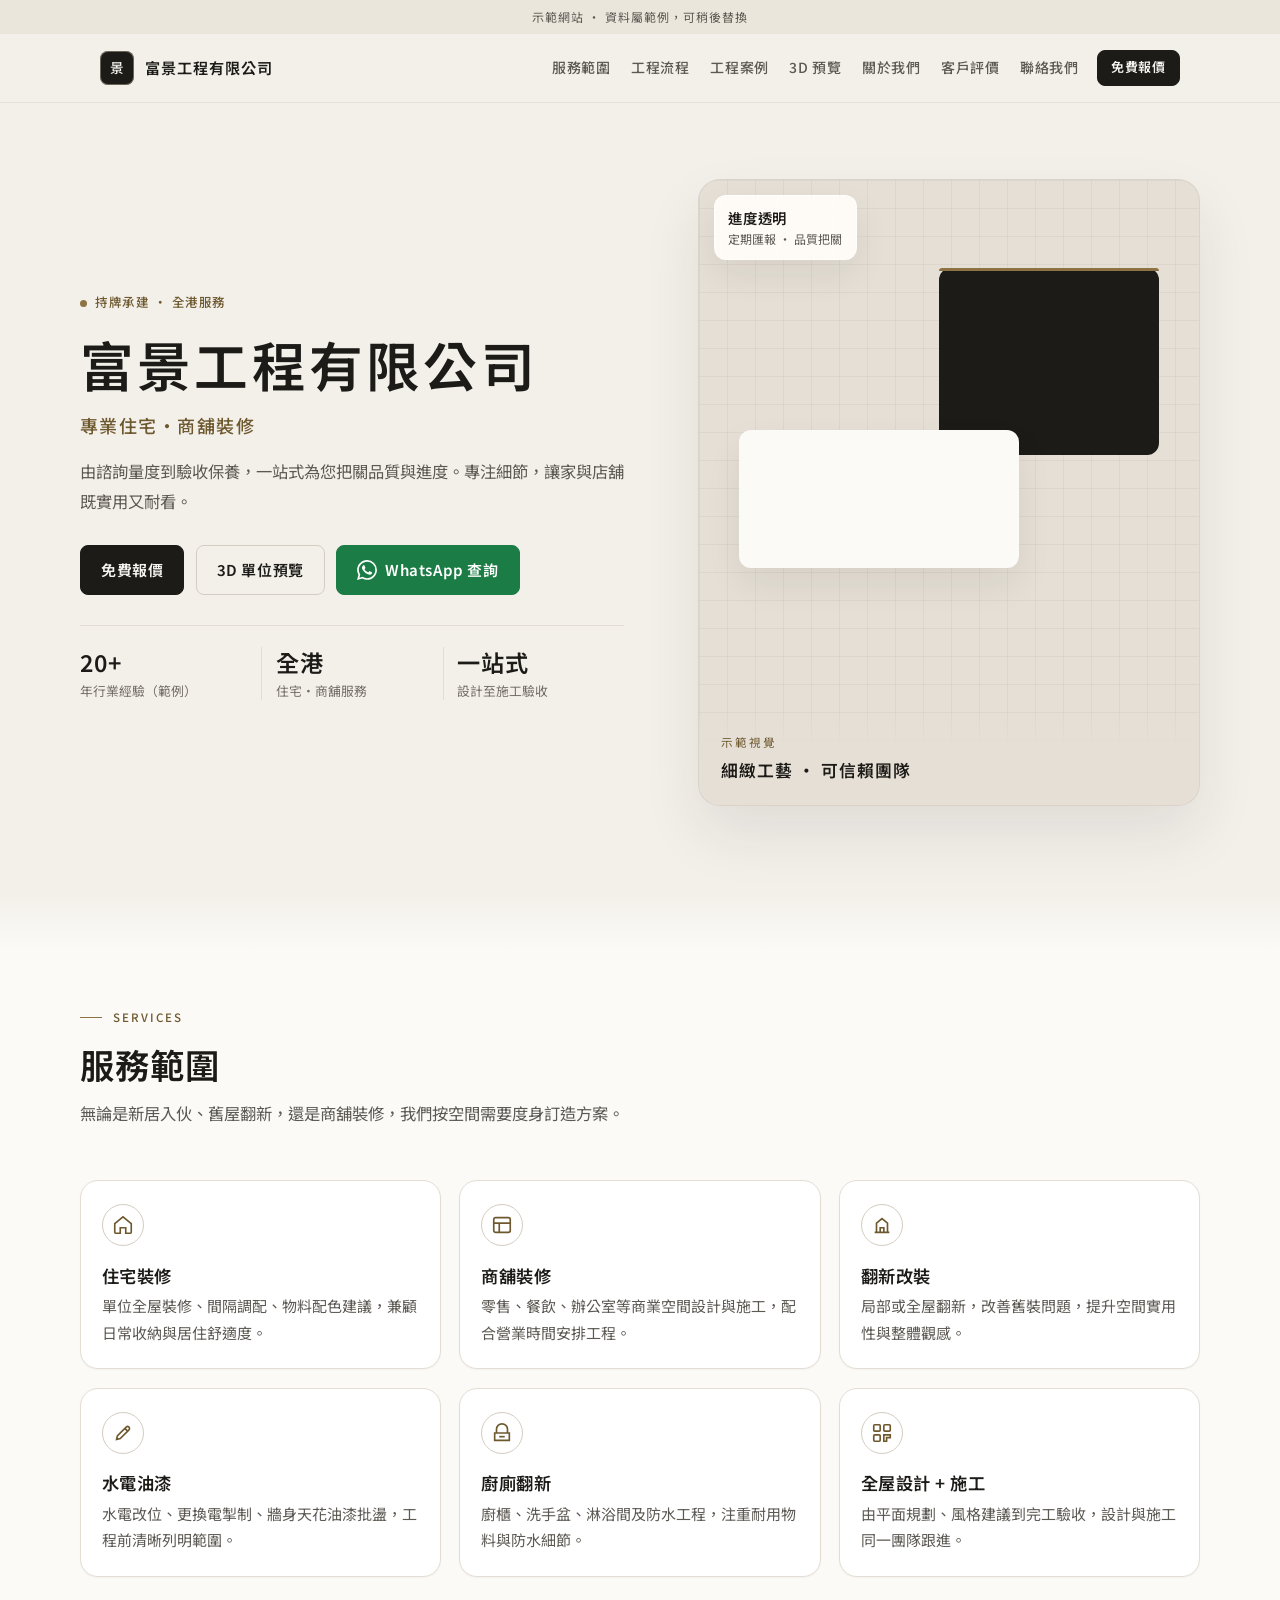
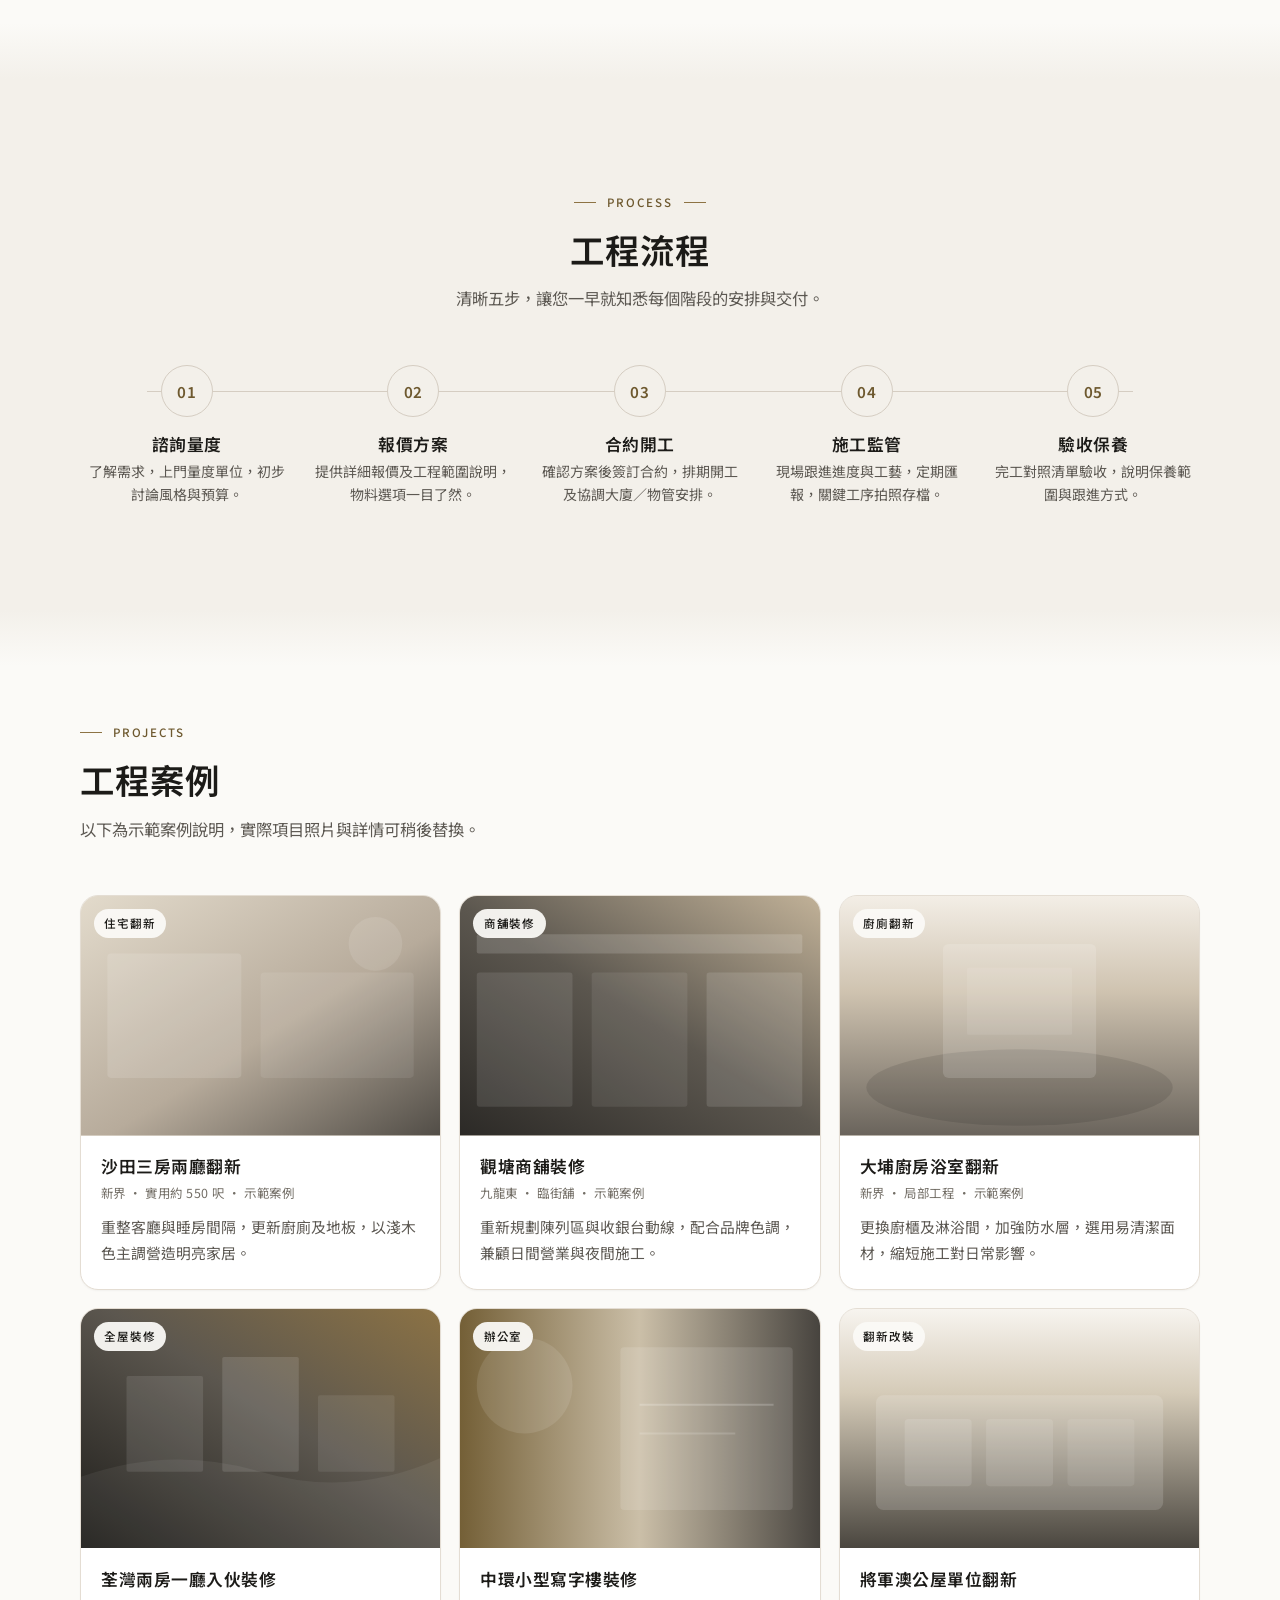
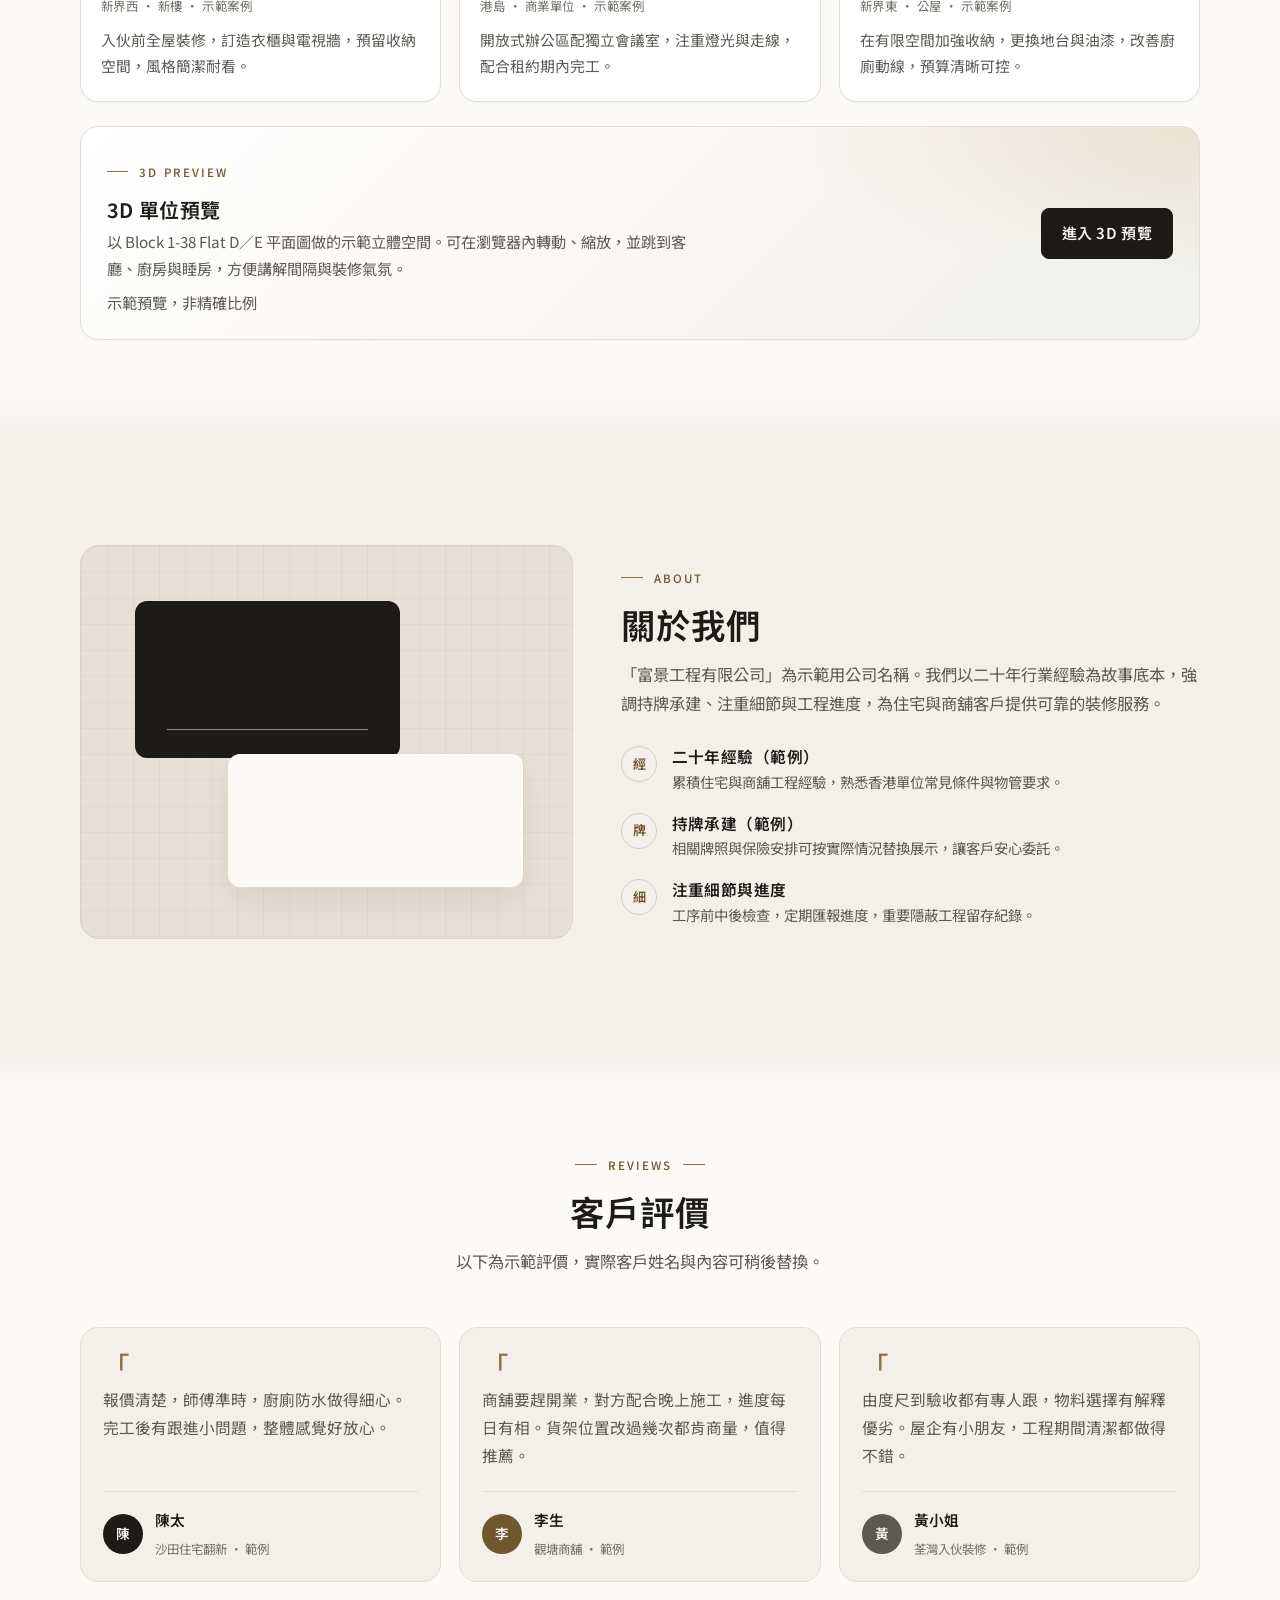
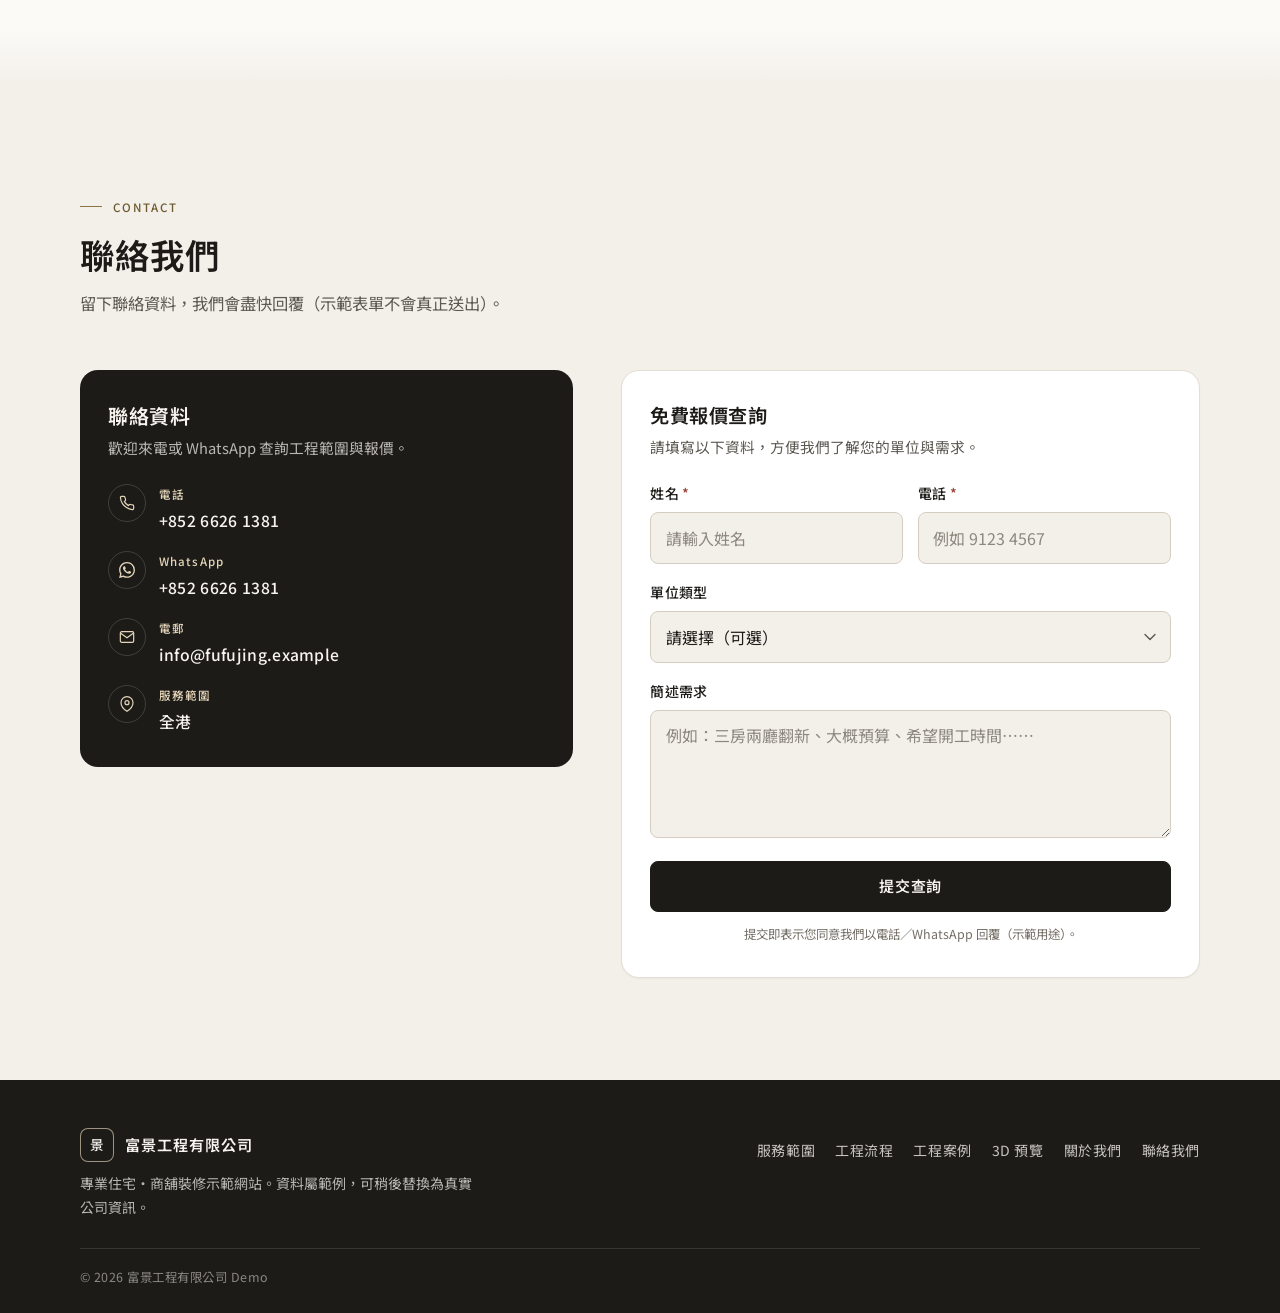
<file: index.html>
<!DOCTYPE html>
<html lang="zh-HK">
<head>
  <meta charset="UTF-8" />
  <meta name="viewport" content="width=device-width, initial-scale=1" />
  <meta name="description" content="富景工程有限公司 — 專業住宅・商舖裝修示範網站。全港服務，免費報價。" />
  <title>富景工程有限公司｜專業住宅・商舖裝修（示範網站）</title>
  <link rel="preconnect" href="https://fonts.googleapis.com" />
  <link rel="preconnect" href="https://fonts.gstatic.com" crossorigin />
  <link href="https://fonts.googleapis.com/css2?family=Noto+Sans+TC:wght@400;500;600;700&display=swap" rel="stylesheet" />
  <link rel="icon" href="data:image/svg+xml,%3Csvg xmlns='http://www.w3.org/2000/svg' viewBox='0 0 32 32'%3E%3Crect width='32' height='32' rx='6' fill='%231c1b18'/%3E%3Ctext x='16' y='22' text-anchor='middle' font-size='16' fill='%23f4f1eb' font-family='sans-serif'%3E%E6%99%AF%3C/text%3E%3C/svg%3E" />
  <link rel="stylesheet" href="styles.css" />
</head>
<body>
  <!-- 示範提示 -->
  <div class="demo-banner" role="note">
    示範網站 · 資料屬範例，可稍後替換
  </div>

  <header class="site-header">
    <div class="nav-inner">
      <a href="#top" class="logo" aria-label="富景工程有限公司首頁">
        <span class="logo-mark" aria-hidden="true">景</span>
        <span>富景工程有限公司</span>
      </a>

      <button
        class="menu-toggle"
        type="button"
        aria-label="開啟選單"
        aria-expanded="false"
        aria-controls="primary-nav"
        id="menu-toggle"
      >
        <span></span>
        <span></span>
        <span></span>
      </button>

      <nav class="nav-links" id="primary-nav" aria-label="主要導覽">
        <a href="#services">服務範圍</a>
        <a href="#process">工程流程</a>
        <a href="#projects">工程案例</a>
        <a href="tour-3d.html">3D 預覽</a>
        <a href="#about">關於我們</a>
        <a href="#reviews">客戶評價</a>
        <a href="#contact">聯絡我們</a>
        <div class="nav-cta">
          <a class="btn btn-primary" href="#contact">免費報價</a>
        </div>
      </nav>
    </div>
  </header>

  <main id="top">
    <!-- Hero -->
    <section class="hero">
      <div class="container hero-grid">
        <div class="hero-copy">
          <span class="hero-badge">持牌承建 · 全港服務</span>
          <h1>富景工程有限公司</h1>
          <p class="hero-tagline">專業住宅・商舖裝修</p>
          <p class="hero-desc">
            由諮詢量度到驗收保養，一站式為您把關品質與進度。專注細節，讓家與店舖既實用又耐看。
          </p>
          <div class="hero-actions">
            <a class="btn btn-primary" href="#contact">免費報價</a>
            <a class="btn btn-secondary" href="tour-3d.html">3D 單位預覽</a>
            <a
              class="btn btn-whatsapp"
              href="https://wa.me/85266261381"
              target="_blank"
              rel="noopener noreferrer"
            >
              <svg width="20" height="20" viewBox="0 0 24 24" fill="currentColor" aria-hidden="true">
                <path d="M17.472 14.382c-.297-.139-1.758-.867-2.03-.967-.273-.099-.471-.148-.67.15-.197.297-.767.966-.94 1.164-.173.199-.347.223-.644.075-.297-.15-1.255-.463-2.39-1.475-.883-.788-1.48-1.761-1.653-2.059-.173-.297-.018-.458.13-.606.134-.133.298-.347.446-.52.149-.174.198-.298.298-.497.099-.198.05-.371-.025-.52-.075-.149-.669-1.612-.916-2.207-.242-.579-.487-.5-.669-.51-.173-.008-.371-.01-.57-.01-.198 0-.52.074-.792.372-.272.297-1.04 1.016-1.04 2.479 0 1.462 1.065 2.875 1.213 3.074.149.198 2.096 3.2 5.077 4.487.709.306 1.262.489 1.694.625.712.227 1.36.195 1.871.118.571-.085 1.758-.719 2.006-1.413.248-.694.248-1.289.173-1.413-.074-.124-.272-.198-.57-.347m-5.421 7.403h-.004a9.87 9.87 0 01-5.031-1.378l-.361-.214-3.741.982.998-3.648-.235-.374a9.86 9.86 0 01-1.51-5.26c.001-5.45 4.436-9.884 9.888-9.884 2.64 0 5.122 1.03 6.988 2.898a9.825 9.825 0 012.893 6.994c-.003 5.45-4.435 9.884-9.885 9.884m8.413-18.297A11.815 11.815 0 0012.05 0C5.495 0 .16 5.335.157 11.892c0 2.096.547 4.142 1.588 5.945L.057 24l6.305-1.654a11.882 11.882 0 005.683 1.448h.005c6.554 0 11.89-5.335 11.893-11.893a11.821 11.821 0 00-3.48-8.413z"/>
              </svg>
              WhatsApp 查詢
            </a>
          </div>
          <div class="hero-stats" aria-label="公司概況（範例）">
            <div class="stat">
              <strong>20+</strong>
              <span>年行業經驗（範例）</span>
            </div>
            <div class="stat">
              <strong>全港</strong>
              <span>住宅・商舖服務</span>
            </div>
            <div class="stat">
              <strong>一站式</strong>
              <span>設計至施工驗收</span>
            </div>
          </div>
        </div>

        <div class="hero-visual" aria-hidden="true">
          <div class="hero-visual-pattern"></div>
          <div class="hero-slab hero-slab-ink"></div>
          <div class="hero-slab hero-slab-paper"></div>
          <div class="hero-float-card">
            <strong>進度透明</strong>
            定期匯報 · 品質把關
          </div>
          <div class="hero-visual-content">
            <p>示範視覺</p>
            <strong>細緻工藝 · 可信賴團隊</strong>
          </div>
        </div>
      </div>
    </section>

    <!-- 服務範圍 -->
    <section class="section section-alt" id="services">
      <div class="container">
        <div class="section-head">
          <span class="section-label">SERVICES</span>
          <h2 class="section-title">服務範圍</h2>
          <p class="section-lead">
            無論是新居入伙、舊屋翻新，還是商舖裝修，我們按空間需要度身訂造方案。
          </p>
        </div>

        <div class="services-grid">
          <article class="service-card">
            <div class="service-icon" aria-hidden="true">
              <svg viewBox="0 0 24 24" fill="none" stroke="currentColor" stroke-width="1.8">
                <path d="M3 10.5L12 3l9 7.5V20a1 1 0 01-1 1h-5v-6H9v6H4a1 1 0 01-1-1v-9.5z"/>
              </svg>
            </div>
            <h3>住宅裝修</h3>
            <p>單位全屋裝修、間隔調配、物料配色建議，兼顧日常收納與居住舒適度。</p>
          </article>

          <article class="service-card">
            <div class="service-icon" aria-hidden="true">
              <svg viewBox="0 0 24 24" fill="none" stroke="currentColor" stroke-width="1.8">
                <rect x="3" y="4" width="18" height="16" rx="2"/>
                <path d="M3 10h18M9 10v10"/>
              </svg>
            </div>
            <h3>商舖裝修</h3>
            <p>零售、餐飲、辦公室等商業空間設計與施工，配合營業時間安排工程。</p>
          </article>

          <article class="service-card">
            <div class="service-icon" aria-hidden="true">
              <svg viewBox="0 0 24 24" fill="none" stroke="currentColor" stroke-width="1.8">
                <path d="M4 20h16M6 20V10l6-5 6 5v10M10 20v-5h4v5"/>
              </svg>
            </div>
            <h3>翻新改裝</h3>
            <p>局部或全屋翻新，改善舊裝問題，提升空間實用性與整體觀感。</p>
          </article>

          <article class="service-card">
            <div class="service-icon" aria-hidden="true">
              <svg viewBox="0 0 24 24" fill="none" stroke="currentColor" stroke-width="1.8">
                <path d="M14 7l3 3M5 19l4-1 9.5-9.5a2.1 2.1 0 00-3-3L6 15l-1 4z"/>
              </svg>
            </div>
            <h3>水電油漆</h3>
            <p>水電改位、更換電掣制、牆身天花油漆批盪，工程前清晰列明範圍。</p>
          </article>

          <article class="service-card">
            <div class="service-icon" aria-hidden="true">
              <svg viewBox="0 0 24 24" fill="none" stroke="currentColor" stroke-width="1.8">
                <path d="M4 12h16v8H4v-8zM6 12V8a6 6 0 0112 0v4"/>
                <path d="M9 16h6"/>
              </svg>
            </div>
            <h3>廚廁翻新</h3>
            <p>廚櫃、洗手盆、淋浴間及防水工程，注重耐用物料與防水細節。</p>
          </article>

          <article class="service-card">
            <div class="service-icon" aria-hidden="true">
              <svg viewBox="0 0 24 24" fill="none" stroke="currentColor" stroke-width="1.8">
                <rect x="3" y="3" width="7" height="7" rx="1"/>
                <rect x="14" y="3" width="7" height="7" rx="1"/>
                <rect x="3" y="14" width="7" height="7" rx="1"/>
                <path d="M14 14h7v3h-4v4h-3v-7z"/>
              </svg>
            </div>
            <h3>全屋設計 + 施工</h3>
            <p>由平面規劃、風格建議到完工驗收，設計與施工同一團隊跟進。</p>
          </article>
        </div>
      </div>
    </section>

    <!-- 工程流程 -->
    <section class="section" id="process">
      <div class="container">
        <div class="section-head section-head--center">
          <span class="section-label">PROCESS</span>
          <h2 class="section-title">工程流程</h2>
          <p class="section-lead">
            清晰五步，讓您一早就知悉每個階段的安排與交付。
          </p>
        </div>

        <div class="process-steps">
          <div class="process-step">
            <div class="step-num">01</div>
            <div>
              <h3>諮詢量度</h3>
              <p>了解需求，上門量度單位，初步討論風格與預算。</p>
            </div>
          </div>
          <div class="process-step">
            <div class="step-num">02</div>
            <div>
              <h3>報價方案</h3>
              <p>提供詳細報價及工程範圍說明，物料選項一目了然。</p>
            </div>
          </div>
          <div class="process-step">
            <div class="step-num">03</div>
            <div>
              <h3>合約開工</h3>
              <p>確認方案後簽訂合約，排期開工及協調大廈／物管安排。</p>
            </div>
          </div>
          <div class="process-step">
            <div class="step-num">04</div>
            <div>
              <h3>施工監管</h3>
              <p>現場跟進進度與工藝，定期匯報，關鍵工序拍照存檔。</p>
            </div>
          </div>
          <div class="process-step">
            <div class="step-num">05</div>
            <div>
              <h3>驗收保養</h3>
              <p>完工對照清單驗收，說明保養範圍與跟進方式。</p>
            </div>
          </div>
        </div>
      </div>
    </section>

    <!-- 工程案例 -->
    <section class="section section-alt" id="projects">
      <div class="container">
        <div class="section-head">
          <span class="section-label">PROJECTS</span>
          <h2 class="section-title">工程案例</h2>
          <p class="section-lead">
            以下為示範案例說明，實際項目照片與詳情可稍後替換。
          </p>
        </div>

        <div class="projects-grid">
          <article class="project-card">
            <div class="project-image">
              <div class="project-image-inner" aria-hidden="true">
                <svg viewBox="0 0 400 250" xmlns="http://www.w3.org/2000/svg" preserveAspectRatio="xMidYMid slice">
                  <defs>
                    <linearGradient id="g1" x1="0%" y1="0%" x2="100%" y2="100%">
                      <stop offset="0%" stop-color="#e4dccd"/>
                      <stop offset="55%" stop-color="#b7ab9b"/>
                      <stop offset="100%" stop-color="#4e4a44"/>
                    </linearGradient>
                  </defs>
                  <rect width="400" height="250" fill="url(#g1)"/>
                  <rect x="40" y="60" width="140" height="130" rx="4" fill="rgba(255,255,255,0.12)"/>
                  <rect x="200" y="80" width="160" height="110" rx="4" fill="rgba(255,255,255,0.08)"/>
                  <circle cx="320" cy="50" r="28" fill="rgba(255,255,255,0.1)"/>
                </svg>
              </div>
              <span class="project-tag">住宅翻新</span>
            </div>
            <div class="project-body">
              <h3>沙田三房兩廳翻新</h3>
              <p class="project-meta">新界 · 實用約 550 呎 · 示範案例</p>
              <p>重整客廳與睡房間隔，更新廚廁及地板，以淺木色主調營造明亮家居。</p>
            </div>
          </article>

          <article class="project-card">
            <div class="project-image">
              <div class="project-image-inner" aria-hidden="true">
                <svg viewBox="0 0 400 250" xmlns="http://www.w3.org/2000/svg" preserveAspectRatio="xMidYMid slice">
                  <defs>
                    <linearGradient id="g2" x1="0%" y1="100%" x2="100%" y2="0%">
                      <stop offset="0%" stop-color="#2a2825"/>
                      <stop offset="50%" stop-color="#5c574f"/>
                      <stop offset="100%" stop-color="#c4b49a"/>
                    </linearGradient>
                  </defs>
                  <rect width="400" height="250" fill="url(#g2)"/>
                  <rect x="30" y="40" width="340" height="20" rx="2" fill="rgba(255,255,255,0.15)"/>
                  <rect x="30" y="80" width="100" height="140" rx="3" fill="rgba(255,255,255,0.1)"/>
                  <rect x="150" y="80" width="100" height="140" rx="3" fill="rgba(255,255,255,0.08)"/>
                  <rect x="270" y="80" width="100" height="140" rx="3" fill="rgba(255,255,255,0.12)"/>
                </svg>
              </div>
              <span class="project-tag">商舖裝修</span>
            </div>
            <div class="project-body">
              <h3>觀塘商舖裝修</h3>
              <p class="project-meta">九龍東 · 臨街舖 · 示範案例</p>
              <p>重新規劃陳列區與收銀台動線，配合品牌色調，兼顧日間營業與夜間施工。</p>
            </div>
          </article>

          <article class="project-card">
            <div class="project-image">
              <div class="project-image-inner" aria-hidden="true">
                <svg viewBox="0 0 400 250" xmlns="http://www.w3.org/2000/svg" preserveAspectRatio="xMidYMid slice">
                  <defs>
                    <linearGradient id="g3" x1="0%" y1="0%" x2="0%" y2="100%">
                      <stop offset="0%" stop-color="#f3eee6"/>
                      <stop offset="40%" stop-color="#cfc3b0"/>
                      <stop offset="100%" stop-color="#6a645c"/>
                    </linearGradient>
                  </defs>
                  <rect width="400" height="250" fill="url(#g3)"/>
                  <ellipse cx="200" cy="200" rx="160" ry="40" fill="rgba(0,0,0,0.1)"/>
                  <rect x="120" y="50" width="160" height="140" rx="6" fill="rgba(255,255,255,0.14)"/>
                  <rect x="145" y="75" width="110" height="70" rx="2" fill="rgba(255,255,255,0.08)"/>
                </svg>
              </div>
              <span class="project-tag">廚廁翻新</span>
            </div>
            <div class="project-body">
              <h3>大埔廚房浴室翻新</h3>
              <p class="project-meta">新界 · 局部工程 · 示範案例</p>
              <p>更換廚櫃及淋浴間，加強防水層，選用易清潔面材，縮短施工對日常影響。</p>
            </div>
          </article>

          <article class="project-card">
            <div class="project-image">
              <div class="project-image-inner" aria-hidden="true">
                <svg viewBox="0 0 400 250" xmlns="http://www.w3.org/2000/svg" preserveAspectRatio="xMidYMid slice">
                  <defs>
                    <linearGradient id="g4" x1="100%" y1="0%" x2="0%" y2="100%">
                      <stop offset="0%" stop-color="#8d7344"/>
                      <stop offset="45%" stop-color="#5c574f"/>
                      <stop offset="100%" stop-color="#1c1b18"/>
                    </linearGradient>
                  </defs>
                  <rect width="400" height="250" fill="url(#g4)"/>
                  <path d="M0 180 Q100 140 200 170 T400 150 L400 250 L0 250 Z" fill="rgba(255,255,255,0.06)"/>
                  <rect x="60" y="70" width="80" height="100" rx="2" fill="rgba(255,255,255,0.1)"/>
                  <rect x="160" y="50" width="80" height="120" rx="2" fill="rgba(255,255,255,0.12)"/>
                  <rect x="260" y="90" width="80" height="80" rx="2" fill="rgba(255,255,255,0.08)"/>
                </svg>
              </div>
              <span class="project-tag">全屋裝修</span>
            </div>
            <div class="project-body">
              <h3>荃灣兩房一廳入伙裝修</h3>
              <p class="project-meta">新界西 · 新樓 · 示範案例</p>
              <p>入伙前全屋裝修，訂造衣櫃與電視牆，預留收納空間，風格簡潔耐看。</p>
            </div>
          </article>

          <article class="project-card">
            <div class="project-image">
              <div class="project-image-inner" aria-hidden="true">
                <svg viewBox="0 0 400 250" xmlns="http://www.w3.org/2000/svg" preserveAspectRatio="xMidYMid slice">
                  <defs>
                    <linearGradient id="g5" x1="0%" y1="50%" x2="100%" y2="50%">
                      <stop offset="0%" stop-color="#6e592f"/>
                      <stop offset="50%" stop-color="#cbbfa8"/>
                      <stop offset="100%" stop-color="#3f3c38"/>
                    </linearGradient>
                  </defs>
                  <rect width="400" height="250" fill="url(#g5)"/>
                  <circle cx="80" cy="80" r="50" fill="rgba(255,255,255,0.1)"/>
                  <rect x="180" y="40" width="180" height="170" rx="4" fill="rgba(255,255,255,0.12)"/>
                  <line x1="200" y1="100" x2="340" y2="100" stroke="rgba(255,255,255,0.2)" stroke-width="2"/>
                  <line x1="200" y1="130" x2="300" y2="130" stroke="rgba(255,255,255,0.15)" stroke-width="2"/>
                </svg>
              </div>
              <span class="project-tag">辦公室</span>
            </div>
            <div class="project-body">
              <h3>中環小型寫字樓裝修</h3>
              <p class="project-meta">港島 · 商業單位 · 示範案例</p>
              <p>開放式辦公區配獨立會議室，注重燈光與走線，配合租約期內完工。</p>
            </div>
          </article>

          <article class="project-card">
            <div class="project-image">
              <div class="project-image-inner" aria-hidden="true">
                <svg viewBox="0 0 400 250" xmlns="http://www.w3.org/2000/svg" preserveAspectRatio="xMidYMid slice">
                  <defs>
                    <linearGradient id="g6" x1="50%" y1="0%" x2="50%" y2="100%">
                      <stop offset="0%" stop-color="#f7f4ef"/>
                      <stop offset="35%" stop-color="#d5cbb8"/>
                      <stop offset="100%" stop-color="#4a463f"/>
                    </linearGradient>
                  </defs>
                  <rect width="400" height="250" fill="url(#g6)"/>
                  <rect x="50" y="90" width="300" height="120" rx="8" fill="rgba(255,255,255,0.15)"/>
                  <rect x="80" y="115" width="70" height="70" rx="4" fill="rgba(255,255,255,0.12)"/>
                  <rect x="165" y="115" width="70" height="70" rx="4" fill="rgba(255,255,255,0.1)"/>
                  <rect x="250" y="115" width="70" height="70" rx="4" fill="rgba(255,255,255,0.08)"/>
                </svg>
              </div>
              <span class="project-tag">翻新改裝</span>
            </div>
            <div class="project-body">
              <h3>將軍澳公屋單位翻新</h3>
              <p class="project-meta">新界東 · 公屋 · 示範案例</p>
              <p>在有限空間加強收納，更換地台與油漆，改善廚廁動線，預算清晰可控。</p>
            </div>
          </article>
        </div>

        <aside class="tour-promo" aria-label="3D 單位預覽">
          <div>
            <span class="section-label">3D PREVIEW</span>
            <h3>3D 單位預覽</h3>
            <p>
              以 Block 1-38 Flat D／E 平面圖做的示範立體空間。可在瀏覽器內轉動、縮放，並跳到客廳、廚房與睡房，方便講解間隔與裝修氣氛。
            </p>
            <p class="tour-promo-note">示範預覽，非精確比例</p>
          </div>
          <a class="btn btn-primary" href="tour-3d.html">進入 3D 預覽</a>
        </aside>
      </div>
    </section>

    <!-- 關於我們 -->
    <section class="section" id="about">
      <div class="container about-grid">
        <div class="about-visual" aria-hidden="true">
          <div class="about-slab about-slab-ink"></div>
          <div class="about-slab about-slab-paper"></div>
        </div>
        <div>
          <span class="section-label">ABOUT</span>
          <h2 class="section-title">關於我們</h2>
          <p class="section-lead">
            「富景工程有限公司」為示範用公司名稱。我們以二十年行業經驗為故事底本，強調持牌承建、注重細節與工程進度，為住宅與商舖客戶提供可靠的裝修服務。
          </p>
          <div class="about-points">
            <div class="about-point">
              <div class="about-point-icon" aria-hidden="true">經</div>
              <div>
                <h4>二十年經驗（範例）</h4>
                <p>累積住宅與商舖工程經驗，熟悉香港單位常見條件與物管要求。</p>
              </div>
            </div>
            <div class="about-point">
              <div class="about-point-icon" aria-hidden="true">牌</div>
              <div>
                <h4>持牌承建（範例）</h4>
                <p>相關牌照與保險安排可按實際情況替換展示，讓客戶安心委託。</p>
              </div>
            </div>
            <div class="about-point">
              <div class="about-point-icon" aria-hidden="true">細</div>
              <div>
                <h4>注重細節與進度</h4>
                <p>工序前中後檢查，定期匯報進度，重要隱蔽工程留存紀錄。</p>
              </div>
            </div>
          </div>
        </div>
      </div>
    </section>

    <!-- 客戶評價 -->
    <section class="section section-alt" id="reviews">
      <div class="container">
        <div class="section-head section-head--center">
          <span class="section-label">REVIEWS</span>
          <h2 class="section-title">客戶評價</h2>
          <p class="section-lead">
            以下為示範評價，實際客戶姓名與內容可稍後替換。
          </p>
        </div>

        <div class="testimonials-grid">
          <blockquote class="testimonial-card">
            <p class="testimonial-quote">
              報價清楚，師傅準時，廚廁防水做得細心。完工後有跟進小問題，整體感覺好放心。
            </p>
            <footer class="testimonial-author">
              <div class="author-avatar" aria-hidden="true">陳</div>
              <div class="author-info">
                <strong>陳太</strong>
                <span>沙田住宅翻新 · 範例</span>
              </div>
            </footer>
          </blockquote>

          <blockquote class="testimonial-card">
            <p class="testimonial-quote">
              商舖要趕開業，對方配合晚上施工，進度每日有相。貨架位置改過幾次都肯商量，值得推薦。
            </p>
            <footer class="testimonial-author">
              <div class="author-avatar" aria-hidden="true">李</div>
              <div class="author-info">
                <strong>李生</strong>
                <span>觀塘商舖 · 範例</span>
              </div>
            </footer>
          </blockquote>

          <blockquote class="testimonial-card">
            <p class="testimonial-quote">
              由度尺到驗收都有專人跟，物料選擇有解釋優劣。屋企有小朋友，工程期間清潔都做得不錯。
            </p>
            <footer class="testimonial-author">
              <div class="author-avatar" aria-hidden="true">黃</div>
              <div class="author-info">
                <strong>黃小姐</strong>
                <span>荃灣入伙裝修 · 範例</span>
              </div>
            </footer>
          </blockquote>
        </div>
      </div>
    </section>

    <!-- 聯絡我們 -->
    <section class="section" id="contact">
      <div class="container">
        <div class="section-head">
          <span class="section-label">CONTACT</span>
          <h2 class="section-title">聯絡我們</h2>
          <p class="section-lead">
            留下聯絡資料，我們會盡快回覆（示範表單不會真正送出）。
          </p>
        </div>

        <div class="contact-grid">
          <aside class="contact-info">
            <h3>聯絡資料</h3>
            <p>歡迎來電或 WhatsApp 查詢工程範圍與報價。</p>
            <ul class="contact-list">
              <li class="contact-item">
                <div class="contact-item-icon" aria-hidden="true">
                  <svg viewBox="0 0 24 24" fill="none" stroke="currentColor" stroke-width="1.8">
                    <path d="M22 16.92v3a2 2 0 01-2.18 2 19.79 19.79 0 01-8.63-3.07 19.5 19.5 0 01-6-6 19.79 19.79 0 01-3.07-8.67A2 2 0 014.11 2h3a2 2 0 012 1.72c.127.96.361 1.903.7 2.81a2 2 0 01-.45 2.11L8.09 9.91a16 16 0 006 6l1.27-1.27a2 2 0 012.11-.45c.907.339 1.85.573 2.81.7A2 2 0 0122 16.92z"/>
                  </svg>
                </div>
                <div>
                  <strong>電話</strong>
                  <a href="tel:+85266261381">+852 6626 1381</a>
                </div>
              </li>
              <li class="contact-item">
                <div class="contact-item-icon" aria-hidden="true">
                  <svg viewBox="0 0 24 24" fill="currentColor" width="18" height="18">
                    <path d="M17.472 14.382c-.297-.139-1.758-.867-2.03-.967-.273-.099-.471-.148-.67.15-.197.297-.767.966-.94 1.164-.173.199-.347.223-.644.075-.297-.15-1.255-.463-2.39-1.475-.883-.788-1.48-1.761-1.653-2.059-.173-.297-.018-.458.13-.606.134-.133.298-.347.446-.52.149-.174.198-.298.298-.497.099-.198.05-.371-.025-.52-.075-.149-.669-1.612-.916-2.207-.242-.579-.487-.5-.669-.51-.173-.008-.371-.01-.57-.01-.198 0-.52.074-.792.372-.272.297-1.04 1.016-1.04 2.479 0 1.462 1.065 2.875 1.213 3.074.149.198 2.096 3.2 5.077 4.487.709.306 1.262.489 1.694.625.712.227 1.36.195 1.871.118.571-.085 1.758-.719 2.006-1.413.248-.694.248-1.289.173-1.413-.074-.124-.272-.198-.57-.347m-5.421 7.403h-.004a9.87 9.87 0 01-5.031-1.378l-.361-.214-3.741.982.998-3.648-.235-.374a9.86 9.86 0 01-1.51-5.26c.001-5.45 4.436-9.884 9.888-9.884 2.64 0 5.122 1.03 6.988 2.898a9.825 9.825 0 012.893 6.994c-.003 5.45-4.435 9.884-9.885 9.884m8.413-18.297A11.815 11.815 0 0012.05 0C5.495 0 .16 5.335.157 11.892c0 2.096.547 4.142 1.588 5.945L.057 24l6.305-1.654a11.882 11.882 0 005.683 1.448h.005c6.554 0 11.89-5.335 11.893-11.893a11.821 11.821 0 00-3.48-8.413z"/>
                  </svg>
                </div>
                <div>
                  <strong>WhatsApp</strong>
                  <a href="https://wa.me/85266261381" target="_blank" rel="noopener noreferrer">+852 6626 1381</a>
                </div>
              </li>
              <li class="contact-item">
                <div class="contact-item-icon" aria-hidden="true">
                  <svg viewBox="0 0 24 24" fill="none" stroke="currentColor" stroke-width="1.8">
                    <path d="M4 4h16c1.1 0 2 .9 2 2v12c0 1.1-.9 2-2 2H4c-1.1 0-2-.9-2-2V6c0-1.1.9-2 2-2z"/>
                    <path d="M22 6l-10 7L2 6"/>
                  </svg>
                </div>
                <div>
                  <strong>電郵</strong>
                  <a href="mailto:info@fufujing.example">info@fufujing.example</a>
                </div>
              </li>
              <li class="contact-item">
                <div class="contact-item-icon" aria-hidden="true">
                  <svg viewBox="0 0 24 24" fill="none" stroke="currentColor" stroke-width="1.8">
                    <path d="M21 10c0 7-9 13-9 13s-9-6-9-13a9 9 0 0118 0z"/>
                    <circle cx="12" cy="10" r="3"/>
                  </svg>
                </div>
                <div>
                  <strong>服務範圍</strong>
                  <span>全港</span>
                </div>
              </li>
            </ul>
          </aside>

          <div class="contact-form-wrap">
            <h3>免費報價查詢</h3>
            <p>請填寫以下資料，方便我們了解您的單位與需求。</p>

            <div class="form-success" id="form-success" role="status" aria-live="polite">
              <div class="form-success-icon" aria-hidden="true">✓</div>
              <p><strong>已收到您的查詢（示範）</strong></p>
              <p class="form-success-note">
                此為示範網站，表單不會真正送出。稍後可接上電郵或後端服務。
              </p>
            </div>

            <form class="form" id="contact-form" novalidate>
              <div class="form-row">
                <div class="form-group">
                  <label for="name">姓名 <span class="required" aria-hidden="true">*</span></label>
                  <input type="text" id="name" name="name" required autocomplete="name" placeholder="請輸入姓名" />
                </div>
                <div class="form-group">
                  <label for="phone">電話 <span class="required" aria-hidden="true">*</span></label>
                  <input type="tel" id="phone" name="phone" required autocomplete="tel" placeholder="例如 9123 4567" />
                </div>
              </div>
              <div class="form-group">
                <label for="unit-type">單位類型</label>
                <select id="unit-type" name="unit-type">
                  <option value="">請選擇（可選）</option>
                  <option value="residential">住宅</option>
                  <option value="shop">商舖</option>
                  <option value="office">寫字樓／辦公室</option>
                  <option value="kitchen-bath">廚廁局部</option>
                  <option value="other">其他</option>
                </select>
              </div>
              <div class="form-group">
                <label for="message">簡述需求</label>
                <textarea id="message" name="message" placeholder="例如：三房兩廳翻新、大概預算、希望開工時間……"></textarea>
              </div>
              <button type="submit" class="btn btn-primary btn-block">提交查詢</button>
              <p class="form-note">提交即表示您同意我們以電話／WhatsApp 回覆（示範用途）。</p>
            </form>
          </div>
        </div>
      </div>
    </section>
  </main>

  <footer class="site-footer">
    <div class="container">
      <div class="footer-inner">
        <div class="footer-brand">
          <div class="logo">
            <span class="logo-mark" aria-hidden="true">景</span>
            <span>富景工程有限公司</span>
          </div>
          <p>專業住宅・商舖裝修示範網站。資料屬範例，可稍後替換為真實公司資訊。</p>
        </div>
        <nav class="footer-links" aria-label="頁尾連結">
          <a href="#services">服務範圍</a>
          <a href="#process">工程流程</a>
          <a href="#projects">工程案例</a>
          <a href="tour-3d.html">3D 預覽</a>
          <a href="#about">關於我們</a>
          <a href="#contact">聯絡我們</a>
        </nav>
      </div>
      <div class="footer-bottom">
        © <span id="year"></span> 富景工程有限公司 Demo
      </div>
    </div>
  </footer>

  <script src="script.js"></script>
</body>
</html>
</file>
<file: styles.css>
/* 富景工程有限公司 — streamlined architectural demo styles */

:root {
  --bg: #f3f0ea;
  --bg-raised: #fbfaf7;
  --surface: #ffffff;
  --ink: #1c1b18;
  --ink-soft: #5c5852;
  --muted: #736e66;
  --line: #e4ddd3;
  --line-strong: #d5cdc2;
  --brass: #8d7344;
  --brass-deep: #6e592f;
  --charcoal: #1c1b18;
  --charcoal-soft: #2e2c28;
  --whatsapp: #1c7c45;
  --whatsapp-hover: #166838;
  --danger: #9c3d32;
  --shadow-sm: 0 1px 2px rgba(28, 27, 24, 0.04);
  --shadow-md: 0 14px 36px rgba(28, 27, 24, 0.07);
  --shadow-lg: 0 28px 60px rgba(28, 27, 24, 0.09);
  --radius: 18px;
  --radius-sm: 8px;
  --font: "Noto Sans TC", "PingFang HK", "Microsoft JhengHei", "Noto Sans CJK TC", sans-serif;
  --max: 1120px;
  --nav-h: 68px;
  --ease: cubic-bezier(0.22, 1, 0.36, 1);
  --section-y: clamp(4.25rem, 8vw, 7rem);

  /* legacy aliases used by inline leftovers, if any */
  --color-ink-soft: var(--ink-soft);
  --color-bg: var(--bg);
  --color-surface: var(--surface);
  --color-ink: var(--ink);
  --color-muted: var(--muted);
  --color-border: var(--line);
  --color-wood: var(--brass);
  --color-wood-dark: var(--brass-deep);
  --color-wood-light: #cbbfa8;
  --color-accent: var(--charcoal);
  --color-accent-hover: var(--charcoal-soft);
  --color-warm: var(--line-strong);
  --color-demo: #ebe6dc;
}

*,
*::before,
*::after {
  box-sizing: border-box;
  margin: 0;
  padding: 0;
}

html {
  scroll-behavior: smooth;
  scroll-padding-top: calc(var(--nav-h) + 1.25rem);
}

body {
  font-family: var(--font);
  font-size: 16px;
  line-height: 1.75;
  color: var(--ink);
  background: var(--bg);
  -webkit-font-smoothing: antialiased;
  text-rendering: optimizeLegibility;
}

::selection {
  background: #e7dcc6;
  color: var(--ink);
}

img,
svg {
  display: block;
  max-width: 100%;
}

a {
  color: inherit;
  text-decoration: none;
}

ul {
  list-style: none;
}

button,
input,
select,
textarea {
  font: inherit;
  color: inherit;
}

:focus-visible {
  outline: 2px solid var(--brass-deep);
  outline-offset: 3px;
}

h1,
h2,
h3,
h4 {
  font-weight: 600;
  line-height: 1.35;
  letter-spacing: 0.03em;
}

/* Demo banner */
.demo-banner {
  background: #ebe6dc;
  color: var(--ink-soft);
  text-align: center;
  padding: 0.45rem 1.25rem;
  font-size: 0.75rem;
  letter-spacing: 0.08em;
  line-height: 1.6;
}

/* Nav */
.site-header {
  position: sticky;
  top: 0;
  z-index: 100;
  background: rgba(243, 240, 234, 0.9);
  backdrop-filter: blur(16px);
  -webkit-backdrop-filter: blur(16px);
  border-bottom: 1px solid rgba(28, 27, 24, 0.06);
}

.nav-inner {
  max-width: var(--max);
  margin: 0 auto;
  padding: 0 1.25rem;
  height: var(--nav-h);
  display: flex;
  align-items: center;
  justify-content: space-between;
  gap: 1rem;
}

.logo {
  display: flex;
  align-items: center;
  gap: 0.7rem;
  min-width: 0;
  font-weight: 600;
  font-size: 0.95rem;
  letter-spacing: 0.06em;
  color: var(--ink);
  line-height: 1.3;
}

.logo span:last-child {
  white-space: nowrap;
}

.logo-mark {
  width: 34px;
  height: 34px;
  border-radius: 8px;
  background: var(--charcoal);
  box-shadow: inset 0 0 0 1px rgba(203, 191, 168, 0.45);
  display: grid;
  place-items: center;
  color: #f7f4ef;
  font-size: 0.85rem;
  font-weight: 500;
  letter-spacing: 0;
  flex-shrink: 0;
}

.nav-links {
  position: absolute;
  top: 100%;
  left: 0;
  right: 0;
  z-index: 20;
  display: flex;
  flex-direction: column;
  align-items: stretch;
  gap: 0;
  padding: 0.35rem 1.25rem 1.15rem;
  background: rgba(251, 250, 247, 0.98);
  border-bottom: 1px solid var(--line);
  box-shadow: 0 18px 40px rgba(28, 27, 24, 0.06);
  opacity: 0;
  visibility: hidden;
  pointer-events: none;
  transform: translateY(-6px);
  transition: opacity 0.22s var(--ease), transform 0.22s var(--ease), visibility 0.22s;
}

.nav-links.is-open {
  opacity: 1;
  visibility: visible;
  pointer-events: auto;
  transform: none;
}

.nav-links a:not(.btn) {
  min-height: 48px;
  display: flex;
  align-items: center;
  padding: 0.7rem 0.15rem;
  font-size: 1rem;
  font-weight: 500;
  letter-spacing: 0.04em;
  color: var(--ink);
  border-bottom: 1px solid var(--line);
  border-radius: 0;
  transition: color 0.2s var(--ease);
}

.nav-links a:not(.btn):hover,
.nav-links a:not(.btn):focus-visible {
  color: var(--brass-deep);
  background: transparent;
}

.nav-links a[aria-current="page"] {
  color: var(--color-ink);
  font-weight: 700;
}

.nav-cta {
  display: block;
  margin-top: 0.9rem;
}

.nav-cta .btn {
  width: 100%;
  min-height: 46px;
}

.menu-toggle {
  display: flex;
  width: 44px;
  height: 44px;
  border: 0;
  border-radius: var(--radius-sm);
  background: transparent;
  cursor: pointer;
  align-items: center;
  justify-content: center;
  flex-direction: column;
  gap: 5px;
  flex-shrink: 0;
}

.menu-toggle span {
  display: block;
  width: 18px;
  height: 1.5px;
  background: var(--ink);
  border-radius: 1px;
  transition: transform 0.25s var(--ease), opacity 0.2s var(--ease);
}

.menu-toggle[aria-expanded="true"] span:nth-child(1) {
  transform: translateY(6.5px) rotate(45deg);
}

.menu-toggle[aria-expanded="true"] span:nth-child(2) {
  opacity: 0;
}

.menu-toggle[aria-expanded="true"] span:nth-child(3) {
  transform: translateY(-6.5px) rotate(-45deg);
}

/* Layout */
.container {
  width: min(var(--max), calc(100% - 2.5rem));
  margin: 0 auto;
}

.section {
  padding: var(--section-y) 0;
}

.section-alt {
  background:
    linear-gradient(180deg, var(--bg) 0%, var(--bg-raised) 3.5rem, var(--bg-raised) calc(100% - 3.5rem), var(--bg) 100%);
}

.section-label {
  display: inline-flex;
  align-items: center;
  gap: 0.7rem;
  font-size: 0.72rem;
  font-weight: 500;
  letter-spacing: 0.18em;
  text-transform: uppercase;
  color: var(--brass-deep);
  margin-bottom: 0.85rem;
}

.section-label::before {
  content: "";
  width: 1.35rem;
  height: 1px;
  background: var(--brass);
  flex-shrink: 0;
}

.section-title {
  font-size: clamp(1.7rem, 3vw, 2.15rem);
  margin-bottom: 0.75rem;
  color: var(--ink);
}

.section-lead {
  font-size: 1.02rem;
  line-height: 1.8;
  color: var(--ink-soft);
  max-width: 36em;
}

.section-head {
  margin-bottom: clamp(2rem, 4vw, 3.25rem);
  max-width: 40rem;
}

.section-head .section-lead {
  margin-bottom: 0;
}

.section-head--center {
  text-align: center;
  margin-inline: auto;
}

.section-head--center .section-label {
  justify-content: center;
}

.section-head--center .section-label::after {
  content: "";
  width: 1.35rem;
  height: 1px;
  background: var(--brass);
  flex-shrink: 0;
}

.section-head--center .section-lead {
  margin-inline: auto;
}

section[id] {
  scroll-margin-top: calc(var(--nav-h) + 1rem);
}

/* Buttons */
.btn {
  display: inline-flex;
  align-items: center;
  justify-content: center;
  gap: 0.5rem;
  min-height: 46px;
  padding: 0.7rem 1.25rem;
  border-radius: var(--radius-sm);
  font-weight: 600;
  font-size: 0.9375rem;
  letter-spacing: 0.04em;
  border: 1px solid transparent;
  cursor: pointer;
  transition: background 0.2s var(--ease), color 0.2s var(--ease), border-color 0.2s var(--ease);
}

.btn:focus-visible {
  outline: 2px solid var(--brass-deep);
  outline-offset: 3px;
}

.btn-primary {
  background: var(--charcoal);
  color: #f7f4ef;
  border-color: var(--charcoal);
}

.btn-primary:hover {
  background: var(--charcoal-soft);
  border-color: var(--charcoal-soft);
}

.btn-secondary {
  background: transparent;
  color: var(--ink);
  border-color: var(--line-strong);
}

.btn-secondary:hover {
  border-color: var(--ink);
}

.btn-whatsapp {
  background: var(--whatsapp);
  color: #fff;
  border-color: var(--whatsapp);
}

.btn-whatsapp:hover {
  background: var(--whatsapp-hover);
  border-color: var(--whatsapp-hover);
}

.btn-block {
  width: 100%;
}

/* Hero */
.hero {
  padding: clamp(2.5rem, 6vw, 5.25rem) 0 clamp(3rem, 7vw, 5.5rem);
  position: relative;
}

.hero-grid {
  display: grid;
  grid-template-columns: 1fr;
  gap: clamp(2rem, 4vw, 4.5rem);
  align-items: center;
}

.hero-copy {
  max-width: 38rem;
  order: 1;
}

.hero-badge {
  display: inline-flex;
  align-items: center;
  gap: 0.5rem;
  margin-bottom: 1.15rem;
  font-size: 0.78rem;
  font-weight: 500;
  letter-spacing: 0.12em;
  color: var(--brass-deep);
}

.hero-badge::before {
  content: "";
  width: 0.45rem;
  height: 0.45rem;
  border-radius: 50%;
  background: var(--brass);
  flex-shrink: 0;
}

.hero h1 {
  font-size: clamp(1.9rem, 4.6vw, 3.35rem);
  font-weight: 600;
  line-height: 1.2;
  letter-spacing: 0.06em;
  margin-bottom: 0.85rem;
}

.hero-tagline {
  font-size: 1.125rem;
  font-weight: 500;
  letter-spacing: 0.08em;
  color: var(--brass-deep);
  margin-bottom: 0.9rem;
}

.hero-desc {
  color: var(--ink-soft);
  font-size: 1.02rem;
  line-height: 1.85;
  max-width: 34em;
  margin-bottom: 1.75rem;
}

.hero-actions {
  display: flex;
  flex-direction: column;
  gap: 0.7rem;
  margin-bottom: 1.85rem;
}

.hero-actions .btn {
  width: 100%;
}

.hero-stats {
  display: grid;
  grid-template-columns: repeat(3, minmax(0, 1fr));
  gap: 0;
  padding-top: 1.35rem;
  border-top: 1px solid var(--line);
}

.stat {
  min-width: 0;
  padding-right: 0.75rem;
}

.stat + .stat {
  padding-left: 0.85rem;
  border-left: 1px solid var(--line);
}

.stat strong {
  display: block;
  font-size: 1.2rem;
  font-weight: 600;
  letter-spacing: 0.04em;
  line-height: 1.3;
  color: var(--ink);
  margin-bottom: 0.2rem;
}

.stat span {
  display: block;
  font-size: 0.75rem;
  line-height: 1.5;
  color: var(--muted);
}

.hero-visual {
  order: -1;
  position: relative;
  width: 100%;
  border-radius: 22px;
  overflow: hidden;
  aspect-ratio: 3 / 2;
  background: #e5dfd5;
  border: 1px solid rgba(28, 27, 24, 0.06);
  box-shadow: var(--shadow-lg);
}

.hero-visual-pattern {
  position: absolute;
  inset: 0;
  background-image:
    linear-gradient(rgba(28, 27, 24, 0.045) 1px, transparent 1px),
    linear-gradient(90deg, rgba(28, 27, 24, 0.045) 1px, transparent 1px);
  background-size: 28px 28px;
}

.hero-slab {
  position: absolute;
  border-radius: 12px;
  z-index: 1;
}

.hero-slab-ink {
  top: 12%;
  right: 8%;
  width: 38%;
  height: 28%;
  background: var(--charcoal);
}

.hero-slab-ink::after {
  content: "";
  position: absolute;
  top: 0;
  left: 0;
  right: 0;
  height: 3px;
  background: var(--brass);
  border-radius: 12px 12px 0 0;
}

.hero-slab-paper {
  left: 8%;
  top: 44%;
  width: 52%;
  height: 18%;
  background: var(--bg-raised);
  box-shadow: 0 16px 36px rgba(28, 27, 24, 0.07);
}

.hero-visual-content {
  position: absolute;
  left: 0;
  right: 0;
  bottom: 0;
  z-index: 2;
  padding: 0.85rem 1.05rem 0.9rem;
  color: var(--ink);
  background: linear-gradient(180deg, rgba(229, 223, 213, 0) 0%, rgba(229, 223, 213, 0.92) 36%, #e5dfd5 100%);
}

.hero-visual-content p {
  font-size: 0.72rem;
  letter-spacing: 0.16em;
  text-transform: uppercase;
  color: var(--brass-deep);
  margin-bottom: 0.25rem;
}

.hero-visual-content strong {
  font-size: 1.05rem;
  font-weight: 600;
  letter-spacing: 0.06em;
}

.hero-float-card {
  position: absolute;
  top: 0.9rem;
  left: 0.9rem;
  z-index: 3;
  max-width: 11rem;
  background: rgba(255, 252, 248, 0.94);
  border: 1px solid rgba(255, 255, 255, 0.7);
  padding: 0.7rem 0.85rem;
  border-radius: 12px;
  box-shadow: var(--shadow-md);
  color: var(--ink-soft);
  font-size: 0.75rem;
  line-height: 1.5;
}

.hero-float-card strong {
  display: block;
  font-size: 0.9rem;
  font-weight: 600;
  letter-spacing: 0.04em;
  color: var(--ink);
  margin-bottom: 0.1rem;
}

/* Services */
.services-grid {
  display: grid;
  grid-template-columns: 1fr;
  gap: 0.9rem;
}

.service-card {
  background: var(--surface);
  border: 1px solid var(--line);
  border-radius: var(--radius);
  padding: 1.45rem 1.3rem 1.4rem;
  box-shadow: var(--shadow-sm);
  transition: border-color 0.25s var(--ease), box-shadow 0.25s var(--ease), transform 0.25s var(--ease);
}

.service-card:hover {
  border-color: #cfc4b2;
  box-shadow: var(--shadow-md);
  transform: translateY(-2px);
}

.service-icon {
  width: 42px;
  height: 42px;
  border-radius: 50%;
  border: 1px solid var(--line-strong);
  background: transparent;
  display: grid;
  place-items: center;
  margin-bottom: 1.1rem;
  color: var(--brass-deep);
}

.service-icon svg {
  width: 22px;
  height: 22px;
}

.service-card h3 {
  font-size: 1.08rem;
  margin-bottom: 0.4rem;
}

.service-card p {
  font-size: 0.9375rem;
  line-height: 1.75;
  color: var(--ink-soft);
}

/* Process */
.process-steps {
  display: grid;
  grid-template-columns: 1fr;
  gap: 0;
  position: relative;
}

.process-step {
  position: relative;
  z-index: 1;
  display: grid;
  grid-template-columns: 52px 1fr;
  gap: 0.95rem;
  align-items: start;
  text-align: left;
  padding: 0 0 1.65rem;
}

.process-step::before {
  content: "";
  position: absolute;
  left: 25px;
  top: 52px;
  bottom: 0;
  width: 1px;
  background: var(--line-strong);
}

.process-step:last-child {
  padding-bottom: 0;
}

.process-step:last-child::before {
  display: none;
}

.step-num {
  width: 52px;
  height: 52px;
  border-radius: 50%;
  background: var(--bg-raised);
  border: 1px solid var(--line-strong);
  display: grid;
  place-items: center;
  font-weight: 600;
  font-size: 0.95rem;
  letter-spacing: 0.04em;
  font-variant-numeric: tabular-nums;
  color: var(--brass-deep);
  position: relative;
  z-index: 1;
}

.process-step h3 {
  font-size: 1.05rem;
  margin-bottom: 0.25rem;
  padding-top: 0.15rem;
}

.process-step p {
  font-size: 0.9rem;
  line-height: 1.7;
  color: var(--ink-soft);
  max-width: 36em;
}

/* Projects */
.projects-grid {
  display: grid;
  grid-template-columns: 1fr;
  gap: 1rem;
}

.project-card {
  background: var(--surface);
  border: 1px solid var(--line);
  border-radius: var(--radius);
  overflow: hidden;
  box-shadow: var(--shadow-sm);
  display: flex;
  flex-direction: column;
  min-width: 0;
  transition: border-color 0.25s var(--ease), box-shadow 0.25s var(--ease), transform 0.25s var(--ease);
}

.project-card:hover {
  border-color: #cfc4b2;
  box-shadow: var(--shadow-md);
  transform: translateY(-2px);
}

.project-image {
  aspect-ratio: 3 / 2;
  position: relative;
  overflow: hidden;
  background: #e5dfd5;
}

.project-image-inner {
  position: absolute;
  inset: 0;
  transition: transform 0.5s var(--ease);
}

.project-card:hover .project-image-inner {
  transform: scale(1.035);
}

.project-image-inner svg {
  width: 100%;
  height: 100%;
}

.project-tag {
  position: absolute;
  top: 0.8rem;
  left: 0.8rem;
  z-index: 1;
  background: rgba(251, 250, 247, 0.94);
  padding: 0.28rem 0.65rem;
  border-radius: 999px;
  font-size: 0.72rem;
  font-weight: 500;
  letter-spacing: 0.08em;
  color: var(--ink);
}

.project-body {
  padding: 1.2rem 1.25rem 1.4rem;
  display: flex;
  flex-direction: column;
  gap: 0.35rem;
  flex: 1;
}

.project-body h3 {
  font-size: 1.05rem;
}

.project-meta {
  font-size: 0.78rem;
  letter-spacing: 0.04em;
  color: var(--muted);
}

.project-body p:last-child {
  font-size: 0.925rem;
  line-height: 1.75;
  color: var(--ink-soft);
  margin-top: 0.25rem;
}

/* About */
.about-grid {
  display: grid;
  grid-template-columns: 1fr;
  gap: 2rem;
  align-items: center;
}

.about-visual {
  position: relative;
  border-radius: 20px;
  overflow: hidden;
  aspect-ratio: 5 / 4;
  background:
    linear-gradient(rgba(28, 27, 24, 0.035) 1px, transparent 1px),
    linear-gradient(90deg, rgba(28, 27, 24, 0.035) 1px, transparent 1px),
    #e6e0d6;
  background-size: 26px 26px, 26px 26px, auto;
  border: 1px solid rgba(28, 27, 24, 0.06);
  min-height: 240px;
}

.about-slab {
  position: absolute;
  border-radius: 12px;
}

.about-slab-ink {
  top: 14%;
  left: 11%;
  width: 54%;
  height: 40%;
  background: var(--charcoal);
}

.about-slab-ink::after {
  content: "";
  position: absolute;
  left: 12%;
  right: 12%;
  bottom: 18%;
  height: 1px;
  background: rgba(203, 191, 168, 0.7);
}

.about-slab-paper {
  right: 10%;
  bottom: 13%;
  width: 60%;
  height: 34%;
  background: var(--bg-raised);
  box-shadow: 0 14px 32px rgba(28, 27, 24, 0.07);
}

.about-grid .section-lead {
  margin-bottom: 0;
}

.about-points {
  display: grid;
  gap: 1.15rem;
  margin-top: 1.75rem;
}

.about-point {
  display: flex;
  gap: 0.9rem;
  align-items: flex-start;
}

.about-point-icon {
  width: 36px;
  height: 36px;
  flex-shrink: 0;
  border-radius: 50%;
  border: 1px solid var(--line-strong);
  background: transparent;
  color: var(--brass-deep);
  display: grid;
  place-items: center;
  font-weight: 600;
  font-size: 0.82rem;
}

.about-point h4 {
  font-size: 0.98rem;
  margin-bottom: 0.15rem;
}

.about-point p {
  font-size: 0.9rem;
  line-height: 1.7;
  color: var(--ink-soft);
}

/* Testimonials */
.testimonials-grid {
  display: grid;
  grid-template-columns: 1fr;
  gap: 0.9rem;
}

.testimonial-card {
  background: var(--bg);
  border: 1px solid var(--line);
  border-radius: var(--radius);
  padding: 1.5rem 1.35rem 1.25rem;
  display: flex;
  flex-direction: column;
  min-width: 0;
}

.testimonial-quote {
  font-size: 0.98rem;
  color: var(--ink-soft);
  line-height: 1.8;
  flex: 1;
  margin-bottom: 1.25rem;
}

.testimonial-quote::before {
  content: "「";
  display: block;
  color: var(--brass);
  font-size: 1.65rem;
  font-weight: 500;
  line-height: 1;
  margin-bottom: 0.45rem;
}

.testimonial-author {
  display: flex;
  align-items: center;
  gap: 0.75rem;
  padding-top: 0.95rem;
  border-top: 1px solid var(--line);
}

.author-avatar {
  width: 40px;
  height: 40px;
  border-radius: 50%;
  display: grid;
  place-items: center;
  font-weight: 600;
  font-size: 0.85rem;
  color: #f7f4ef;
  background: var(--charcoal);
  flex-shrink: 0;
}

.testimonials-grid .testimonial-card:nth-child(2) .author-avatar {
  background: var(--brass-deep);
}

.testimonials-grid .testimonial-card:nth-child(3) .author-avatar {
  background: #5c5852;
}

.author-info strong {
  display: block;
  font-size: 0.92rem;
  font-weight: 600;
  letter-spacing: 0.03em;
}

.author-info span {
  font-size: 0.78rem;
  color: var(--muted);
  line-height: 1.5;
}

/* Contact */
.contact-grid {
  display: grid;
  grid-template-columns: 1fr;
  gap: 1rem;
  align-items: start;
}

.contact-info {
  background: var(--charcoal);
  color: #f7f4ef;
  border-radius: var(--radius);
  padding: 1.7rem 1.4rem 1.5rem;
}

.contact-info h3 {
  font-size: 1.25rem;
  margin-bottom: 0.4rem;
}

.contact-info > p {
  color: rgba(247, 244, 239, 0.72);
  font-size: 0.92rem;
  line-height: 1.7;
  margin-bottom: 1.5rem;
}

.contact-list {
  display: grid;
  gap: 1.05rem;
}

.contact-item {
  display: flex;
  gap: 0.8rem;
  align-items: flex-start;
}

.contact-item-icon {
  width: 38px;
  height: 38px;
  border-radius: 50%;
  border: 1px solid rgba(247, 244, 239, 0.16);
  display: grid;
  place-items: center;
  flex-shrink: 0;
  color: #e4d5b8;
}

.contact-item-icon svg {
  width: 16px;
  height: 16px;
}

.contact-item strong {
  display: block;
  font-size: 0.72rem;
  font-weight: 500;
  letter-spacing: 0.1em;
  color: #e4d5b8;
  margin-bottom: 0.12rem;
}

.contact-item a,
.contact-item span {
  font-size: 0.98rem;
  font-weight: 500;
  letter-spacing: 0.02em;
  line-height: 1.5;
  overflow-wrap: anywhere;
}

.contact-item a:hover {
  text-decoration: underline;
  text-underline-offset: 3px;
}

.contact-item a:focus-visible {
  outline-color: #e4d5b8;
}

.contact-form-wrap {
  background: var(--surface);
  border: 1px solid var(--line);
  border-radius: var(--radius);
  padding: 1.6rem 1.3rem 1.4rem;
  box-shadow: var(--shadow-sm);
}

.contact-form-wrap h3 {
  font-size: 1.2rem;
  margin-bottom: 0.35rem;
}

.contact-form-wrap > p {
  font-size: 0.92rem;
  line-height: 1.7;
  color: var(--ink-soft);
  margin-bottom: 1.35rem;
}

.form-row {
  display: grid;
  grid-template-columns: 1fr;
  gap: 0;
}

.form-group {
  margin-bottom: 1rem;
}

.form-group label {
  display: block;
  font-size: 0.875rem;
  font-weight: 500;
  letter-spacing: 0.03em;
  margin-bottom: 0.4rem;
  color: var(--ink);
}

.form-group .required {
  color: var(--danger);
}

.form-group input,
.form-group select,
.form-group textarea {
  width: 100%;
  min-height: 48px;
  padding: 0.7rem 0.9rem;
  border: 1px solid var(--line-strong);
  border-radius: var(--radius-sm);
  background: var(--bg);
  color: var(--ink);
  transition: border-color 0.2s var(--ease), background 0.2s var(--ease);
}

.form-group select {
  appearance: none;
  background-image: url("data:image/svg+xml,%3Csvg xmlns='http://www.w3.org/2000/svg' width='12' height='8' viewBox='0 0 12 8' fill='none'%3E%3Cpath d='M1 1.5L6 6.5L11 1.5' stroke='%235c5852' stroke-width='1.4' stroke-linecap='round' stroke-linejoin='round'/%3E%3C/svg%3E");
  background-repeat: no-repeat;
  background-position: right 0.9rem center;
  padding-right: 2.4rem;
}

.form-group textarea {
  min-height: 128px;
  resize: vertical;
  line-height: 1.65;
}

.form-group input::placeholder,
.form-group textarea::placeholder {
  color: #8d877e;
}

.form-group input:focus,
.form-group select:focus,
.form-group textarea:focus {
  outline: 2px solid var(--brass-deep);
  outline-offset: 1px;
  border-color: var(--brass-deep);
  background: #fff;
}

.form-group input:user-invalid,
.form-group textarea:user-invalid {
  border-color: var(--danger);
}

.form-note {
  font-size: 0.78rem;
  line-height: 1.6;
  color: var(--muted);
  margin-top: 0.8rem;
  text-align: center;
}

.form-success {
  display: none;
  text-align: center;
  padding: 2.25rem 0.5rem 1.5rem;
}

.form-success.is-visible {
  display: block;
}

.form-success-icon {
  width: 52px;
  height: 52px;
  margin: 0 auto 0.9rem;
  border-radius: 50%;
  border: 1px solid var(--line-strong);
  color: var(--brass-deep);
  display: grid;
  place-items: center;
  font-size: 1.25rem;
}

.form-success-note {
  color: var(--ink-soft);
  font-size: 0.9rem;
  line-height: 1.7;
  margin-top: 0.45rem;
}

.form.is-hidden {
  display: none;
}

/* Footer */
.site-footer {
  background: var(--charcoal);
  color: rgba(247, 244, 239, 0.72);
  padding: 3rem 0 1.5rem;
}

.footer-inner {
  display: flex;
  flex-direction: column;
  gap: 1.5rem;
  align-items: flex-start;
  margin-bottom: 1.75rem;
}

.footer-brand .logo {
  color: #f7f4ef;
  margin-bottom: 0.65rem;
}

.site-footer .logo-mark {
  background: transparent;
  color: #f7f4ef;
  box-shadow: inset 0 0 0 1px rgba(228, 213, 184, 0.65);
}

.footer-brand p {
  font-size: 0.875rem;
  line-height: 1.7;
  max-width: 28em;
}

.footer-links {
  display: flex;
  flex-wrap: wrap;
  gap: 0.15rem 1.25rem;
}

.footer-links a {
  font-size: 0.875rem;
  letter-spacing: 0.04em;
  min-height: 44px;
  display: inline-flex;
  align-items: center;
  color: rgba(247, 244, 239, 0.78);
}

.footer-links a:hover,
.footer-links a:focus-visible {
  color: #e4d5b8;
}

.footer-bottom {
  padding-top: 1.15rem;
  border-top: 1px solid rgba(247, 244, 239, 0.12);
  font-size: 0.78rem;
  letter-spacing: 0.04em;
  color: rgba(247, 244, 239, 0.5);
}

/* Tablet */
@media (min-width: 640px) {
  .services-grid,
  .projects-grid {
    grid-template-columns: 1fr 1fr;
    gap: 1.1rem;
  }

  .form-row {
    grid-template-columns: 1fr 1fr;
    gap: 0.9rem;
  }

  .hero-actions {
    flex-direction: row;
    flex-wrap: wrap;
  }

  .hero-actions .btn {
    width: auto;
  }

  .hero-visual {
    aspect-ratio: 16 / 9;
  }

  .hero-slab-ink {
    top: 16%;
    width: 34%;
    height: 34%;
  }

  .hero-slab-paper {
    top: 42%;
    width: 46%;
    height: 22%;
  }
}

@media (min-width: 880px) {
  .about-grid,
  .contact-grid {
    grid-template-columns: 0.92fr 1.08fr;
    gap: 3rem;
  }

  .contact-info,
  .contact-form-wrap {
    padding: 2rem 1.75rem;
  }

  .footer-inner {
    flex-direction: row;
    justify-content: space-between;
    align-items: flex-start;
    gap: 2rem;
  }
}

/* Desktop */
@media (min-width: 960px) {
  .menu-toggle {
    display: none;
  }

  .nav-links {
    position: static;
    flex-direction: row;
    align-items: center;
    gap: 0.1rem;
    padding: 0;
    background: transparent;
    border: 0;
    box-shadow: none;
    opacity: 1;
    visibility: visible;
    pointer-events: auto;
    transform: none;
  }

  .nav-links a:not(.btn) {
    min-height: 40px;
    padding: 0.35rem 0.6rem;
    font-size: 0.875rem;
    font-weight: 500;
    color: var(--ink-soft);
    border-bottom: 0;
    border-radius: 6px;
  }

  .nav-links a:not(.btn):hover,
  .nav-links a:not(.btn):focus-visible {
    color: var(--ink);
  }

  .nav-cta {
    margin: 0 0 0 0.45rem;
  }

  .nav-cta .btn {
    width: auto;
    min-height: 36px;
    padding: 0.35rem 0.85rem;
    font-size: 0.8125rem;
  }

  .hero-grid {
    grid-template-columns: minmax(0, 1.05fr) minmax(0, 0.95fr);
    gap: 4rem;
  }

  .hero-copy {
    order: 0;
  }

  .hero-stats {
    max-width: 34rem;
  }

  .stat strong {
    font-size: 1.45rem;
  }

  .stat span {
    font-size: 0.8rem;
  }

  .services-grid,
  .projects-grid,
  .testimonials-grid {
    grid-template-columns: repeat(3, minmax(0, 1fr));
    gap: 1.15rem;
  }

  .hero-visual {
    order: 0;
    aspect-ratio: 4 / 5;
    align-self: center;
  }

  .hero-slab-ink {
    top: 14%;
    width: 44%;
    height: 30%;
  }

  .hero-slab-paper {
    top: 40%;
    width: 56%;
    height: 22%;
  }

  .hero-visual-content {
    padding: 1.35rem 1.35rem 1.25rem;
  }
}

@media (min-width: 1100px) {
  .process-steps {
    grid-template-columns: repeat(5, minmax(0, 1fr));
    gap: 0.85rem;
    align-items: start;
  }

  .process-steps::before {
    content: "";
    position: absolute;
    top: 26px;
    left: 6%;
    right: 6%;
    height: 1px;
    background: var(--line-strong);
    z-index: 0;
  }

  .process-step {
    display: block;
    text-align: center;
    padding: 0 0.4rem;
  }

  .process-step::before {
    display: none;
  }

  .step-num {
    margin: 0 auto 1rem;
    background: var(--bg);
  }

  .process-step h3 {
    padding-top: 0;
  }

  .process-step p {
    font-size: 0.875rem;
    line-height: 1.7;
  }
}

@media (max-width: 380px) {
  .logo {
    font-size: 0.84rem;
    letter-spacing: 0.03em;
    gap: 0.5rem;
  }

  .logo-mark {
    width: 30px;
    height: 30px;
  }

  .stat strong {
    font-size: 1.05rem;
  }

  .stat span {
    font-size: 0.68rem;
  }
}

/* 3D flat preview */
.tour-intro {
  padding: 1.5rem 0 0.85rem;
}

.tour-back {
  margin-bottom: 0.85rem;
}

.tour-back a {
  color: var(--color-wood-dark);
  font-weight: 600;
  font-size: 0.9rem;
}

.tour-back a:hover,
.tour-back a:focus-visible {
  text-decoration: underline;
}

.tour-intro h1 {
  font-size: clamp(1.7rem, 3vw, 2.15rem);
  font-weight: 700;
  letter-spacing: 0.03em;
  line-height: 1.3;
  margin: 0.15rem 0 0.55rem;
}

.tour-lead {
  max-width: 40em;
  color: var(--color-ink-soft);
  font-size: 1.02rem;
}

.tour-note {
  margin-top: 0.45rem;
  color: var(--color-muted);
  font-size: 0.85rem;
}

.tour-help {
  margin-top: 0.3rem;
  color: var(--color-ink-soft);
  font-size: 0.88rem;
  max-width: 46em;
}

.tour-viewer {
  padding: 0.35rem 0 3.25rem;
}

.tour-stage {
  position: relative;
  height: min(74vh, 840px);
  min-height: 520px;
  background: #e6e0d6;
  border-radius: 16px;
  overflow: hidden;
  border: 1px solid var(--color-border);
  box-shadow: var(--shadow-lg);
  user-select: none;
}

.tour-stage canvas {
  width: 100%;
  height: 100%;
  display: block;
  touch-action: none;
  cursor: grab;
}

.tour-stage canvas.is-dragging {
  cursor: grabbing;
}

.tour-badge,
.tour-tip,
.tour-hotspots {
  z-index: 2;
}

.tour-badge {
  position: absolute;
  top: 0.85rem;
  left: 0.85rem;
  display: flex;
  flex-direction: column;
  gap: 0.1rem;
  background: rgba(247, 245, 242, 0.92);
  border: 1px solid rgba(44, 42, 38, 0.08);
  border-radius: 10px;
  padding: 0.45rem 0.75rem;
  pointer-events: none;
  box-shadow: var(--shadow-sm);
}

.tour-badge strong {
  font-size: 0.78rem;
  letter-spacing: 0.03em;
}

.tour-badge span {
  font-size: 0.72rem;
  color: var(--color-ink-soft);
}

.tour-tip {
  position: absolute;
  top: 0.9rem;
  left: 50%;
  transform: translateX(-50%);
  margin: 0;
  background: rgba(44, 42, 38, 0.9);
  color: #f7f5f2;
  padding: 0.4rem 0.95rem;
  border-radius: 999px;
  font-size: 0.85rem;
  letter-spacing: 0.04em;
  pointer-events: none;
  white-space: nowrap;
}

.tour-hotspots {
  position: absolute;
  left: 0.75rem;
  right: 0.75rem;
  bottom: 0.75rem;
  display: flex;
  flex-wrap: wrap;
  gap: 0.4rem;
}

.tour-hotspots button {
  min-height: 44px;
  padding: 0.4rem 0.95rem;
  border-radius: 999px;
  border: 1px solid rgba(44, 42, 38, 0.16);
  background: rgba(255, 255, 255, 0.94);
  color: var(--color-ink);
  font-weight: 600;
  font-size: 0.88rem;
  letter-spacing: 0.03em;
  cursor: pointer;
  box-shadow: var(--shadow-sm);
}

.tour-hotspots button:hover,
.tour-hotspots button:focus-visible {
  border-color: var(--color-wood);
  outline: none;
}

.tour-hotspots button:focus-visible {
  outline: 2px solid var(--color-wood);
  outline-offset: 2px;
}

.tour-hotspots button[aria-pressed="true"] {
  background: var(--color-ink);
  color: #f7f5f2;
  border-color: var(--color-ink);
}

.tour-loading {
  position: absolute;
  inset: 0;
  z-index: 5;
  display: grid;
  place-items: center;
  padding: 1.5rem;
  text-align: center;
  background: rgba(247, 245, 242, 0.94);
  color: var(--color-ink-soft);
}

.tour-loading.is-hidden {
  display: none;
}

.tour-promo {
  margin-top: 1.5rem;
  display: flex;
  align-items: center;
  justify-content: space-between;
  gap: 1.5rem;
  padding: 1.5rem 1.6rem;
  border-radius: var(--radius);
  border: 1px solid var(--color-border);
  background:
    radial-gradient(ellipse 70% 140% at 100% 0%, rgba(196, 163, 90, 0.2), transparent 52%),
    linear-gradient(135deg, #ffffff, #f7f5f2 62%, rgba(61, 90, 76, 0.06));
  box-shadow: var(--shadow-sm);
}

.tour-promo h3 {
  font-size: 1.25rem;
  letter-spacing: 0.02em;
  margin-bottom: 0.35rem;
}

.tour-promo p {
  color: var(--color-ink-soft);
  font-size: 0.95rem;
  max-width: 40em;
}

.tour-promo-note {
  margin-top: 0.45rem;
  font-size: 0.8rem;
  color: var(--color-muted);
}

@media (max-width: 720px) {
  .tour-stage {
    min-height: 460px;
    height: 72vh;
    border-radius: 12px;
  }

  .tour-badge {
    top: 0.6rem;
    left: 0.6rem;
  }

  .tour-tip {
    top: 4.15rem;
    left: 0.6rem;
    transform: none;
  }

  .tour-promo {
    flex-direction: column;
    align-items: stretch;
  }

  .tour-promo .btn {
    width: 100%;
  }
}

@media (prefers-reduced-motion: reduce) {
  html {
    scroll-behavior: auto;
  }

  *,
  *::before,
  *::after {
    animation-duration: 0.01ms !important;
    transition-duration: 0.01ms !important;
  }

  .project-card:hover .project-image-inner,
  .service-card:hover,
  .project-card:hover {
    transform: none;
  }
}
</file>
